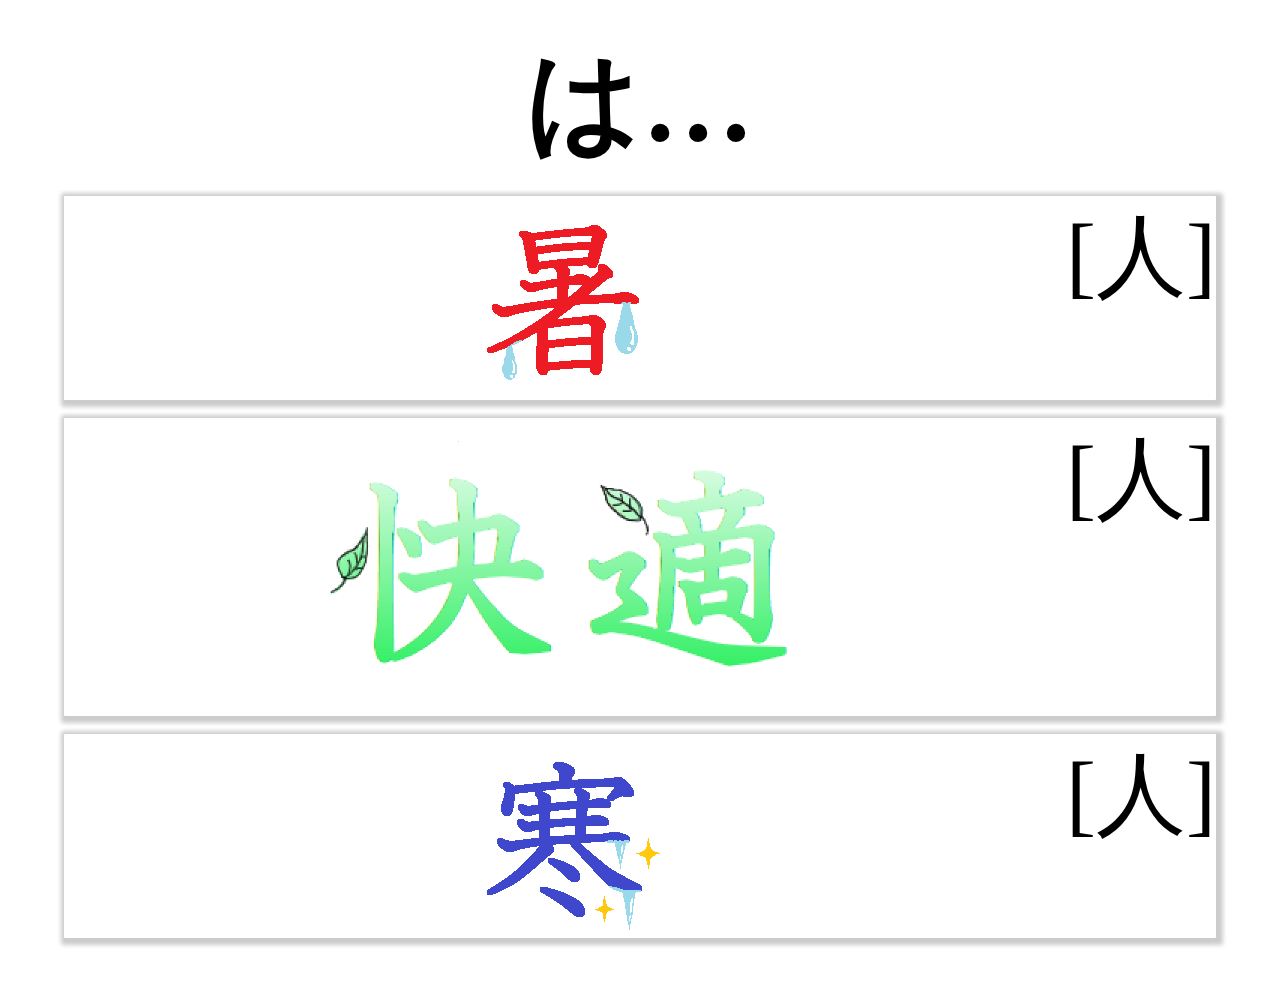
<file: static/index.html>
<!DOCTYPE html>
<!--
To change this license header, choose License Headers in Project Properties.
To change this template file, choose Tools | Templates
and open the template in the editor.
-->
<html>
    <head>
        <title>temvote</title>
        <meta charset="UTF-8">
        <meta name="viewport" content="width=device-width, initial-scale=1.0">
        <link rel="stylesheet" href="css/commonStyle.css" type="text/css"> 
    </head>

    <body>
        <h1 class="voteTitle"><span class="room_name_text"></span>は…</h1>

        <div class="select_button">
            <div class="button hot outer">
                <a class="button hot" href="#"><img class="button" src="img/hot_button.png" alt="暑いボタン"></a>
                <span class="displayCount">[<span class="counter hot"></span>人]</span>
            </div>
            <div class="button comfort outer">
                <a class="button comfort" href="#"><img class="button" src="img/comfort_button.png" alt="快適"/></a>
                <span class="displayCount">[<span class="counter comfort"></span>人]</span>
            </div>
            <div class="button cold outer">
                <a class="button cold" href="#"><img class="button" src="img/cold_button.png" alt="寒いボタン"></a>
                <span class="displayCount">[<span class="counter cold"></span>人]</span>
            </div>
        </div>

        <div class="current_temperature message">
            現在<span class="temperature_text"></span>℃です
        </div>

        <script type="text/javascript" src="js/temperature.js"></script>
    </body>

</html>
</file>
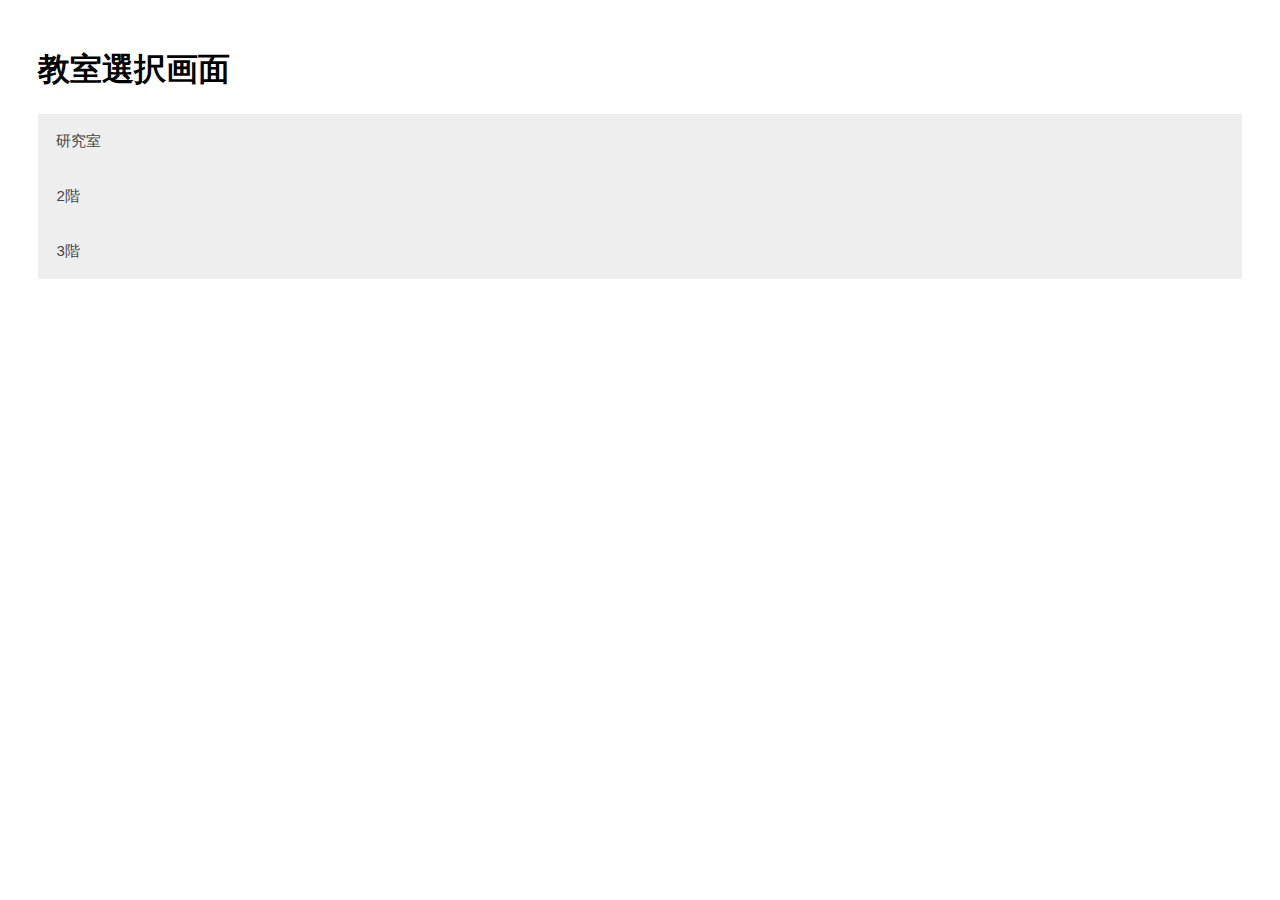
<file: static/select_room.html>
<!DOCTYPE html>
<html lang="en">
<head>
    <title>教室選択</title>
    <meta charset="UTF-8">
    <meta name="viewport" content="width=device-width, initial-scale=1.0">
    <link rel="stylesheet" href="css/commonStyle.css" type="text/css">
    <link rel="stylesheet" href="css/accordion.css" type="text/css">
</head>
<body>
    <h1>教室選択画面</h1>
    <div class="rooms accordions">
        <button>研究室</button>
        <div>
            <p><a href="/?room=room1">研究室1</a></p>
            <p><a href="/?room=room2">研究室2</a></p>
        </div>
        <button>2階</button>
        <div>
            <p><a href="/?room=kougi201">講義棟201</a></p>
            <p><a href="/?room=kougi202">講義棟202</a></p>
            <p><a href="/?room=kougi203">講義棟203</a></p>
        </div>
        <button>3階</button>
        <div>
            <p><a href="/?room=kougi301">講義棟301</a></p>
            <p><a href="/?room=kougi302">講義棟302</a></p>
            <p><a href="/?room=kougi303">講義棟303</a></p>
        </div>
    </div>
    <script src="js/accordion.js"></script>
</body>
</html>
</file>
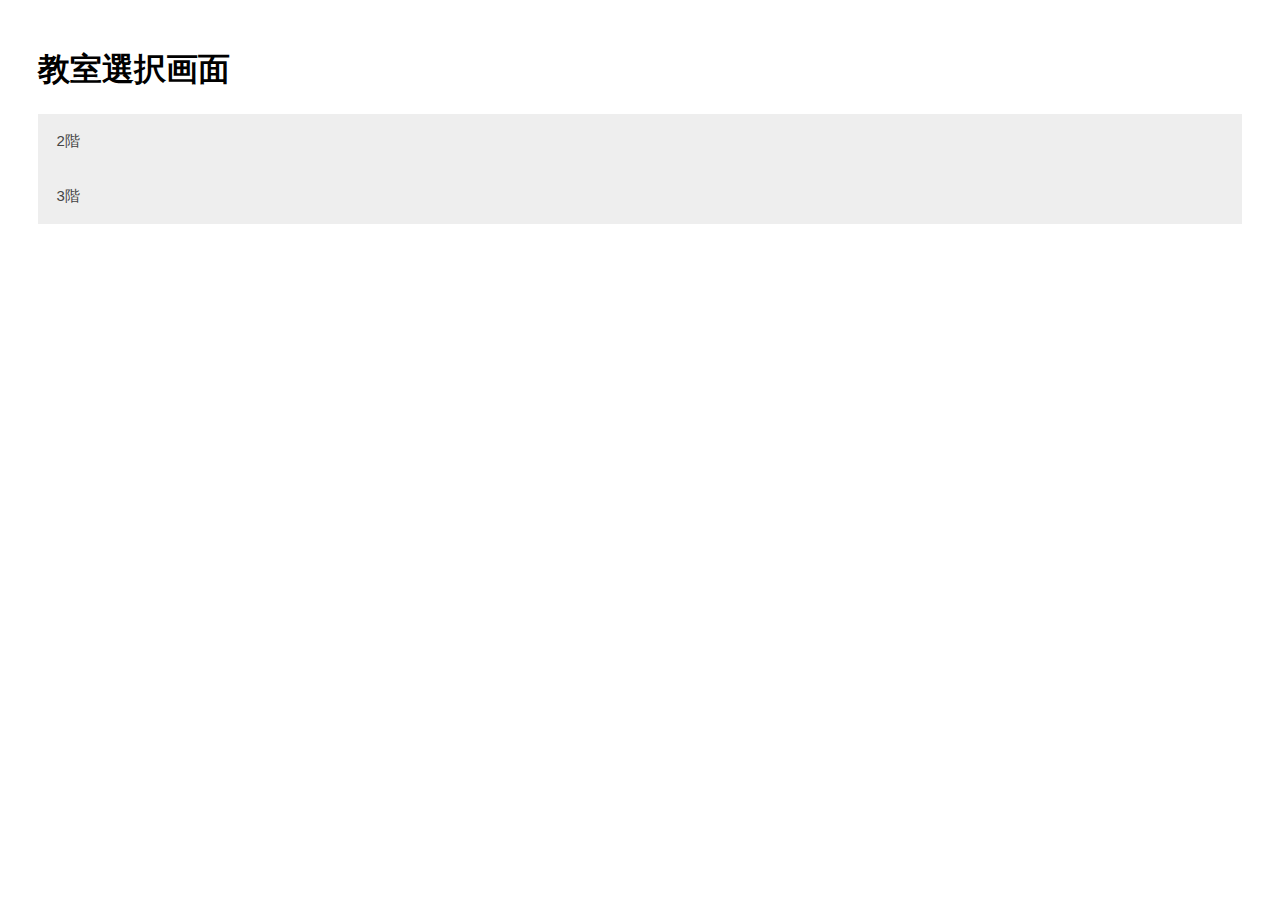
<file: static/select_root.html>
<!DOCTYPE html>
<html lang="en">
<head>
    <title>教室選択</title>
    <meta charset="UTF-8">
    <meta name="viewport" content="width=device-width, initial-scale=1.0">
    <link rel="stylesheet" href="css/commonStyle.css" type="text/css">
    <link rel="stylesheet" href="css/accordion.css" type="text/css">
</head>
<body>
    <h1>教室選択画面</h1>
    <div class="rooms accordions">
        <button>2階</button>
        <div>
            <p><a href="/?room=kougi201">講義棟201</a></p>
            <p><a href="/?room=kougi202">講義棟202</a></p>
            <p><a href="/?room=kougi203">講義棟203</a></p>
        </div>
        <button>3階</button>
        <div>
            <p><a href="/?room=kougi301">講義棟301</a></p>
            <p><a href="/?room=kougi302">講義棟302</a></p>
            <p><a href="/?room=kougi303">講義棟303</a></p>
        </div>
    </div>
    <script src="js/accordion.js"></script>
</body>
</html>
</file>
<file: static/css/commonStyle.css>
body{
    margin: 0;
    padding: 3vh 3vw;
}

h1.voteTitle{
  /* voteTitleの最大文字数が7なので、１も自分余裕を持ったサイズに設定 */
  font-size: 12.5vmin; /* = 100/8 */
  
  text-align: center;
  margin-bottom: 0px;
  margin-top: 0px;
  
  width: 100%;
  height: 20%;
}

.back{
    font-size: 5vmin;
    text-align: right;
    padding: 0.3em;
    margin-bottom: 0.5em;
    background-color: lightgray;

    top: 0.3em;
    left: 0.3em;
    width: 3em;

    border-radius: 2em;
    border-top-right-radius: 0.8em;
    border-bottom-right-radius: 0.8em;
}

.back a,
.back a:hover {
    color: black;
    text-decoration: none;
}

div.select_button{
    text-align: center;
    white-space: nowrap;
    box-sizing: border-box;

    /* floatしている子要素の高さを親要素の高さに含める */
    overflow-y: hidden;
}

div.select_button > .button > img{
    height: 20vmin;
    float: left;
}

div.select_button span.displayCount{
    font-size: 10vmin;
    float: right;
}

.select_button > .button {
    display: block;
    width: 90vw;
    cursor: pointer;
    margin: 2vh 2vw;
    background-color: #fff;
    transition: all 0.2s ease-in-out;

    box-shadow: 0.2vmin 0.2vmin 0.5vmin 0.5vmin #cccccc;
    border-radius: 0.1vmin;

    /* floatしている子要素の高さを親要素の高さに含める */
    overflow-y: hidden;
}

.select_button > .button.active,
.select_button > .button:hover {
    box-shadow: 0.5vmin 0.5vmin 1vmin 1vmin #aaaaaa;
}

.select_button > .button.hot.active,
.select_button > .button.hot:hover {
    background-color: #fcc;
}

.select_button > .button.comfort.active,
.select_button > .button.comfort:hover {
    background-color: #aff;
}

.select_button > .button.cold.active,
.select_button > .button.cold:hover {
    background-color: #ccf;
}

.message {
    font-size: 10vmin;
    text-align: center;
    display: none;
}
.message.active {
    display: inline;
}

.current_status.message > .discomfort.level0 {
    color: #fff;
    background-color: mediumseagreen;
}
.current_status.message > .discomfort.level1 {
    background-color: darkkhaki;
}
.current_status.message > .discomfort.level2 {
    background-color: orange;
}
.current_status.message > .discomfort.level3 {
    color: red;
    background-color: yellow;
}

.rooms > a {
    display: block;
    width: 100%;
    padding: 0.5em 0;
    margin: 0.3em 0;

    /*background-color: #bbf;*/
    text-decoration: none:
    color: #000;
}

.rooms > a:hover {
    background-color: #aaf;
}
</file>
<file: static/css/accordion.css>
/*
クリックで開閉するアコーディオンメニューのスタイル
 */

.accordions > button {
    background-color: #eee;
    color: #444;
    cursor: pointer;
    padding: 18px;
    width: 100%;
    border: none;
    text-align: left;
    outline: none;
    font-size: 15px;
    transition: 0.4s;
}

.accordions > button.active,
.accordions > button:hover {
    background-color: #ddd;
}

.accordions > div {
    padding: 0 18px;
    background-color: white;
    max-height: 0;
    overflow: hidden;
    transition: max-height 0.2s ease-out;
}
</file>
